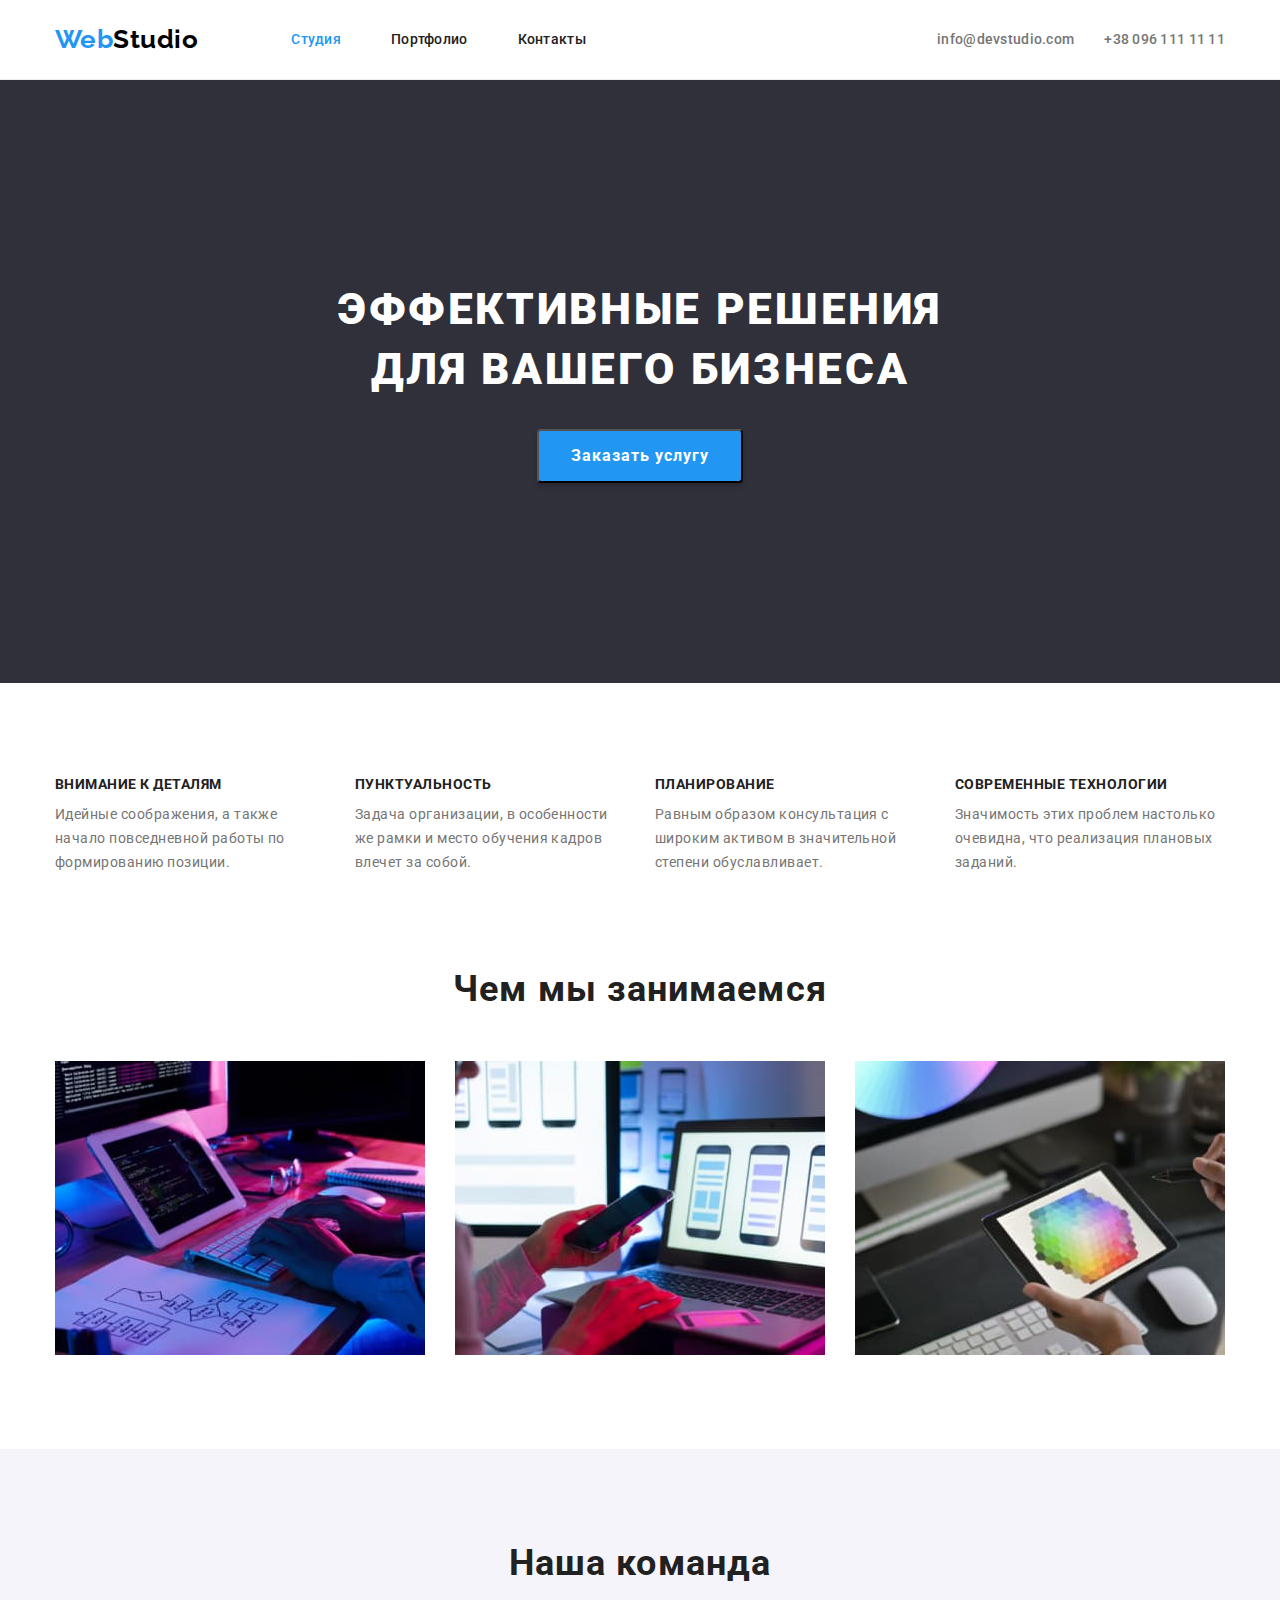
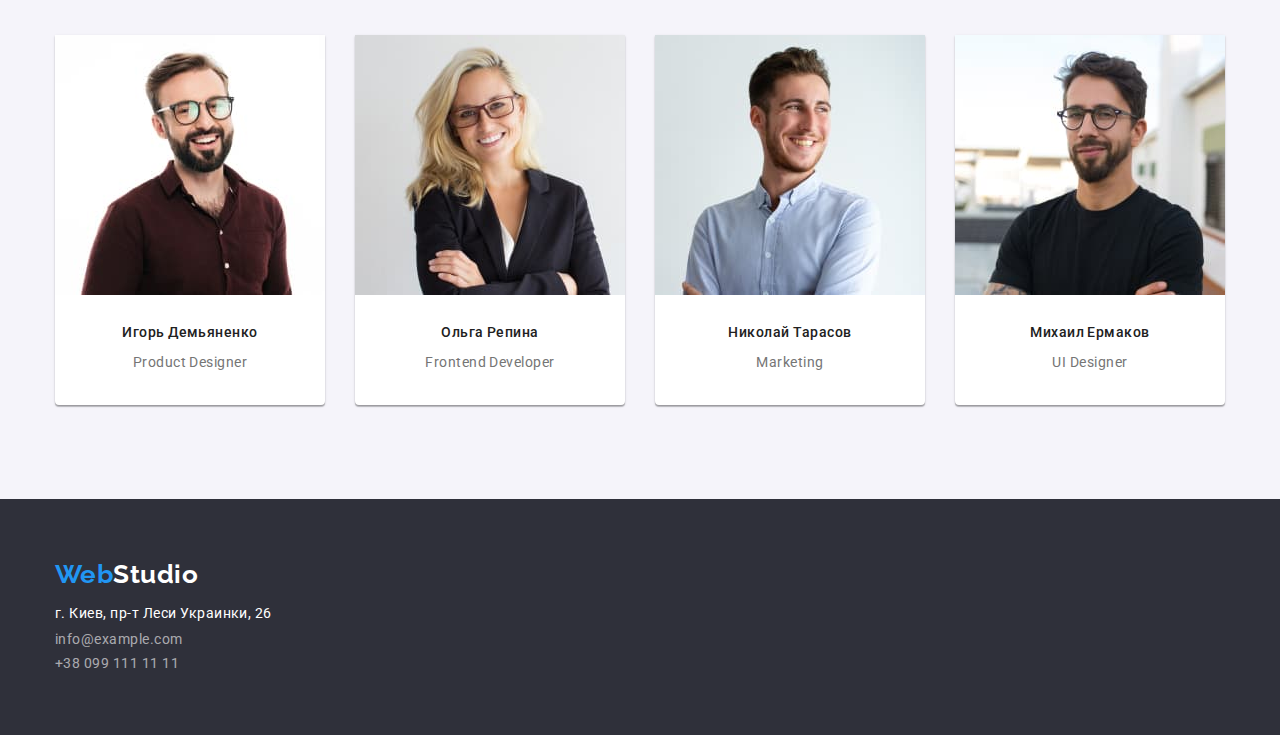
<file: index.html>
<!DOCTYPE html>
<html lang="en">
 <head>
   <meta charset="UTF-8"  />
  <title>Activebox</title>
  <link rel="stylesheet" href="./css/modern-normalize.css">
  <link href="https://fonts.googleapis.com/css2?family=Raleway:wght@700&family=Roboto:wght@400;500;700;900&display=swap" rel="stylesheet">   
  <link rel="stylesheet" href="./css/style.css">
 </head>
 <body>
  <header class="page-header">
    <div class="header-div container-flex">
    <nav class="nav-header">
       <a href="/" class="logo">
         <span class="logo-colorweb">Web</span><span class="logo-studio">Studio</span>
       </a>
       <ul class="site-nav list">
        <li class="li-header"><a href="" class="studio-title-blue">Студия</a></li>
        <li class="li-header"><a href="portfolio.html" class="link">Портфолио</a></li>
        <li class="li-header"><a href="" class="link">Контакты</a></li>
      </ul>
    </nav>
      <ul class="auth-nav list">
        <li class="auth-li">
            <a href="mailto:info@devstudio.com" class="link">
             info@devstudio.com
            </a>
        </li>
        <li class="auth-li">
          <a href="tel:+380961111111" class="link">
              +38 096 111 11 11
          </a>
        </li>
      </ul>
      </div>
    </header>
    <main>
      <section class="hero">
        <div class="container container-flex-hero">
        <h1 class="hero-title">ЭФФЕКТИВНЫЕ РЕШЕНИЯ <br>ДЛЯ ВАШЕГО БИЗНЕСА</h1>
        <button type="button" class="main-button">Заказать услугу</button>
        </div>
      </section>
      <section class="section">
        <div class="feature-box container">
        <ul class="feature-list">
          <li class="feature-li">
            <h3 class="section-titleh3">ВНИМАНИЕ К ДЕТАЛЯМ</h3>
            <p class="text-main">Идейные соображения, а также начало повседневной работы по формированию позиции.</p>
          </li>
          <li class="feature-li">
            <h3 class="section-titleh3">ПУНКТУАЛЬНОСТЬ</h3>
            <p class="text-main">Задача организации, в особенности же рамки и место обучения кадров влечет за собой.</p>
          </li>
          <li class="feature-li">
            <h3 class="section-titleh3">ПЛАНИРОВАНИЕ</h3>
            <p class="text-main">Равным образом консультация с широким активом в значительной степени обуславливает.</p>
          </li>
          <li class="feature-li">
            <h3 class="section-titleh3">СОВРЕМЕННЫЕ ТЕХНОЛОГИИ</h3>
            <p class="text-main">Значимость этих проблем настолько очевидна, что реализация плановых заданий.</p>
          </li>
        </ul>
      </section>
      <section class="section-benefits section ">
        <div class="benefits-box container">
        <h2 class="section-titleh2">Чем мы занимаемся</h2>
        <ul class="content">
          <li class="specialization-list decor">
            <img src="images/imgg.jpg" alt="Чем мы занимаемся" width="370">
          </li>
          <li class="specialization-list decor">
            <img src="images/img1.jpg" alt="Чем мы занимаемся" width="370">
          </li>
          <li class="specialization-list decor">
            <img src="images/img2.jpg" alt="Чем мы занимаемся" width="370">
          </li>
        </ul>
      </div>
      </section>
      <section class="section team">
        <div class="div-team container">
          <h2 class="section-titleh2">Наша команда</h2>
           <ul class="section-ul-team">
          <li class="our-team-list">
            <img src="images/img3.jpg" alt="Игорь Демьяненко" width="270">
            <div class="team-box">
              <h3 class="section-titleh4">Игорь Демьяненко</h3>
              <p class="text-bot">Product Designer</p>
            </div>
          </li>
          <li class="our-team-list">
            <img src="images/img4.jpg" alt="Ольга Репина" width="270">
            <div class="team-box">
              <h3 class="section-titleh4">Ольга Репина</h3>
              <p class="text-bot">Frontend Developer</p>
          </div>
          </li>
          <li class="our-team-list">
           <img src="images/img5.jpg" alt="Николай Тарасов" width="270">
           <div class="team-box">
             <h3 class="section-titleh4">Николай Тарасов</h3>
             <p class="text-bot">Marketing</p>
          </div>
          </li>
          <li class="our-team-list">
            <img src="images/img6.jpg" alt="Михаил Ермаков" width="270">
            <div class="team-box">
              <h3 class="section-titleh4">Михаил Ермаков</h3>
              <p class="text-bot">UI Designer</p>
          </div>
          </li>
        </ul>
        </div>
      </section>
    </main>
    <footer class="footer"> 
      <div class="container footer-flex">
       <a href="/index.html" class="logo"><span class="logo-colorwebfooter">Web</span><span class="logo-studiofooter">Studio</span>
        </a>
      <address class="address">
          <p class="address-p">г. Киев, пр-т Леси Украинки, 26</p>
      <ul class="footer-content list">
      <li>
          <a href="mailto:info@example.com" class="text-footer link">info@example.com</a>
      </li>
      <li>
          <a href="tel:+380991111111" class="text-footer link">+38 099 111 11 11
          </a>
      </li>
    </ul>
  </address>
    </div>
   </footer>
  </body>
 </html>
</file>
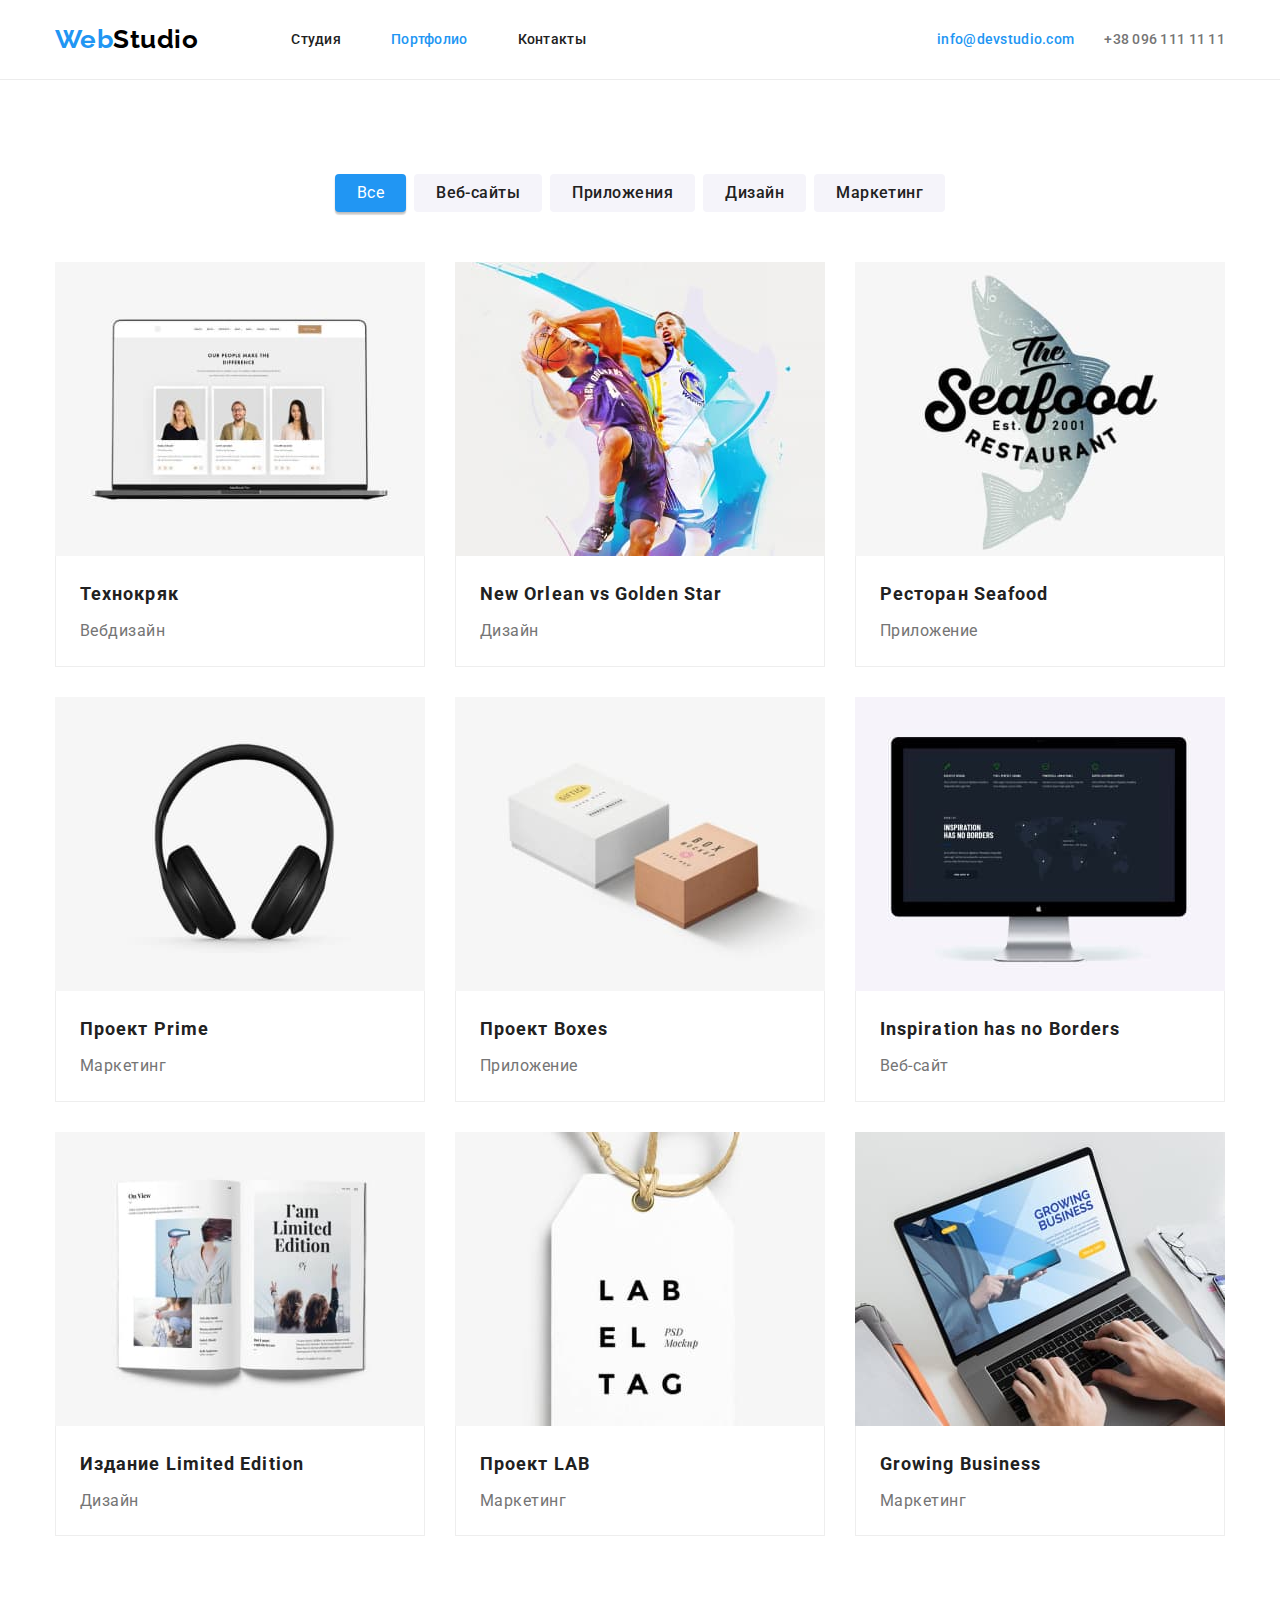
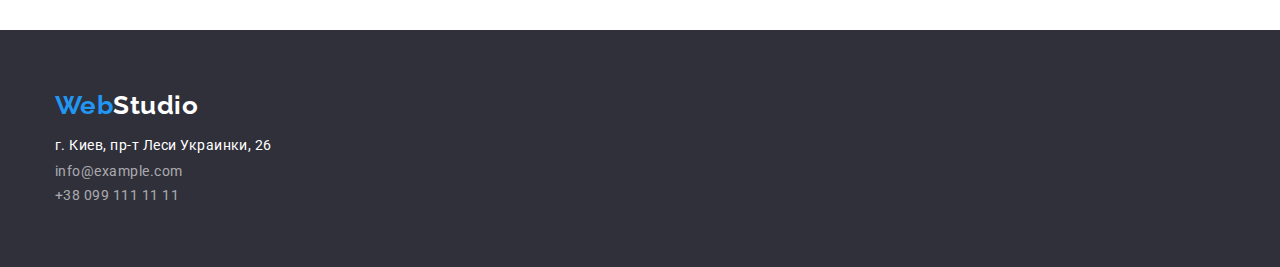
<file: portfolio.html>
<!DOCTYPE html>
  <html lang="en">
   <head>
     <meta charset="UTF-8"  />
    <title>Activebox</title>
    <link rel="stylesheet" href="./css/modern-normalize.css">
    <link href="https://fonts.googleapis.com/css2?family=Raleway:wght@700&family=Roboto:wght@400;500;700;900&display=swap" rel="stylesheet">   
    <link rel="stylesheet" href="./css/style.css">
   </head>
 <body class="body">
  <header class="page-header">
    <div class="header-div container-flex">
    <nav class="nav-header">
       <a href="/" class="logo">
         <span class="logo-colorweb">Web</span><span class="logo-studio">Studio</span>
       </a>
       <ul class="site-nav list">
        <li class="li-header"><a href="index.html" class="link">Студия</a></li>
        <li class="li-header"><a href="portfolio.html" class="studio-title-blue">Портфолио</a></li>
        <li class="li-header"><a href="" class="link">Контакты</a></li>
      </ul>
    </nav>
      <ul class="auth-nav list">
        <li class="auth-li">
            <a href="mailto:info@devstudio.com" class="studio-title-blue">
             info@devstudio.com
            </a>
        </li>
        <li class="auth-li">
          <a href="tel:+380961111111" class="link">
              +38 096 111 11 11
          </a>
        </li>
      </ul>
      </div>
    </header>
<main>
  <section class="section">
    <div class="main container">
      <ul class="portfolio-menu list">
        <li>
        <a href="" class="portfolio-title-vse link">Все</a>
        </li>
        <li>
        <a href="" class="portfolio-title link">Веб-сайты</a>
       </li>
        <li>
        <a href="" class="portfolio-title link">Приложения</a>
        </li>
        <li>
        <a href="" class="portfolio-title link">Дизайн</a>
        </li>
        <li>
        <a href="" class="portfolio-title link">Маркетинг</a>
        </li>
       </ul>
      <ul  class="main-portfolio list">
        <li class="portfolio-unit list">
           <a href=""  class="link">
            <img src="images/img1(2).jpg" alt="" width="370">
            <div class="port">
            <h3 class="portfolio-glav">Технокряк</h3>
            <p class="portfolio-text">Вебдизайн</p>
          </div>
           </a>
        </li>
        <li class="portfolio-unit list">
            <a href=""  class="link">
             <img src="images/img2(2).jpg" alt="" width="370">
             <div class="port">
             <h3 class="portfolio-glav">New Orlean vs Golden Star</h3>
             <p class="portfolio-text">Дизайн</p>
            </div>
            </a>
         </li>
         <li class="portfolio-unit list">
            <a href=""  class="link">
             <img src="images/img3(2).jpg" alt="" width="370">
             <div class="port">
             <h3 class="portfolio-glav">Ресторан Seafood</h3>
             <p class="portfolio-text">Приложение</p>
            </div>
            </a>
         </li>
         <li class="portfolio-unit list">
            <a href=""  class="link">
             <img src="images/img4(2).jpg" alt="" width="370">
             <div class="port">
             <h3 class="portfolio-glav">Проект Prime</h3>
             <p class="portfolio-text">Маркетинг</p>
            </div>
            </a>
         </li>
         <li class="portfolio-unit list">
            <a href=""  class="link">
             <img src="images/img5(2).jpg" alt="" width="370">
             <div class="port">
             <h3 class="portfolio-glav">Проект Boxes</h3>
             <p class="portfolio-text">Приложение</p>
            </div>
            </a>
         </li>
         <li class="portfolio-unit list">
            <a href="" class="link">
             <img src="images/img6(2).jpg" alt="" width="370">
             <div class="port">
             <h3 class="portfolio-glav">Inspiration has no Borders</h3>
             <p class="portfolio-text">Веб-сайт</p>
            </a>
         </li>
         <li class="portfolio-unit list">
            <a href=""  class="link">
             <img src="images/img7(2).jpg" alt="" width="370">
             <div class="port">
             <h3 class="portfolio-glav">Издание Limited Edition</h3>
             <p class="portfolio-text">Дизайн</p>
            </div>
            </a>
         </li>
         <li class="portfolio-unit list">
            <a href=""  class="link">
             <img src="images/img8(2).jpg" alt="" width="370">
             <div class="port">
             <h3 class="portfolio-glav">Проект LAB</h3>
             <p class="portfolio-text">Маркетинг</p>
            </div>
            </a>
         </li>
         <li class="portfolio-unit list">
            <a href=""  class="link">
             <img src="images/img9(2).jpg" alt="" width="370">
             <div class="port">
             <h3 class="portfolio-glav">Growing Business</h3>
             <p class="portfolio-text">Маркетинг</p>
            </div>
            </a>
         </li>
      </ul>
    </div>
</section>
</main>
<footer class="footer"> 
  <div class="container footer-flex">
   <a href="/index.html" class="logo"><span class="logo-colorwebfooter">Web</span><span class="logo-studiofooter">Studio</span>
    </a>
  <address class="address">
      <p class="address-p">г. Киев, пр-т Леси Украинки, 26</p>
  <ul class="footer-content list">
  <li>
      <a href="mailto:info@example.com" class="text-footer link">info@example.com</a>
  </li>
  <li>
      <a href="tel:+380991111111" class="text-footer link">+38 099 111 11 11
      </a>
  </li>
</ul>
</address>
</div>
</footer>
</body>
</html>
</file>
<file: css/style.css>
body {
    background-color: white;
    color: #757575;
    letter-spacing: 0.03em;
    font-family: roboto, sans-serif;
    margin: 0px;
    padding: 0px;
}

h1,
h2,
h3,
h4,
p,
ul {
  margin: 0;
  padding: 0;
}


.container-flex {
    display: flex;
    justify-content: space-between;
    align-items: center;
}

.container {
    width: 1200px;
    padding: 0 15px 0 15px;
    margin: 0 auto;
  }

img
{
    display: block;
}

.list {
    list-style: none;
}

.decor{
     list-style-type: none;
}

.link {
    text-decoration: none;
}

.section {
    padding: 94px 0;
  }

.text-footer {
   color: rgba(255, 255, 255, 0.6)
}

.page-header {
    border-bottom: 1px solid #ECECEC;
}

.header-div {
        width: 1200px;
        margin: 0 auto;
        padding-left: 15px;
        padding-right: 15px;
}

.nav-header {
  display: flex;
  align-items: center;
}

.logo {
    line-height: 1.19;
    font-size: 26px;
    text-decoration: none;
    margin-right: 93px;
}

.logo-colorweb {
    font-family: raleway;
    color: #2196f3;
    font-weight: 700;
}

.logo-studio{
    font-family: raleway;
    color: black;
    font-weight: 700;
}

.site-nav {
    display: flex;
    align-items: center;
}

.li-header {
  display: flex;
  align-items: center ;
}

.li-header:last-child {
    margin-right: 0px;
}

.li-header a {
      display: block;
    padding-top: 32px;
    padding-bottom: 32px;
}

.li-header {

    margin-right: 50px;
}

.site-nav .link {
    color: #212121;
    font-weight: 500;
    font-size: 14px;
    line-height: 1.06;
    letter-spacing: 0.02em;
}


.site-nav .link:hover {
    color: #2196F3;
}

.site-nav .link:focus {
    color: #2196F3;
}

.auth-nav {
  display: flex;
  margin-left: auto;
  align-items: center;
}

.auth-li:not(:last-child) {
  margin-right: 30px;;
}

.auth-nav .link {
    color: #757575;
    font-weight: 500;
    font-size: 14px;
    line-height: 1.06;
    letter-spacing: 0.02em;
}

.auth-nav .link:hover {
    color: #2196F3;
}

.auth-nav .link:active {
    color: #2196F3;
}

.auth-nav .link:focus {
    color: #2196F3;
}

.container-flex-hero {
    box-sizing: border-box;
}

.hero {
   text-align: center;
   padding-top: 200px;
   padding-bottom: 200px;
   background: #2f303A;
 }

.hero-title {
    margin-bottom: 30px;
    text-transform: uppercase;
    font-weight: 900;
    color: white;
    font-size: 44px;
    line-height: 1.36;
    letter-spacing: 0.06em;
}

.main-button {
    padding: 10px 32px;
    background: #2196f3;
    color: white;
    font-size: 16px;
    line-height: 1.87;
    font-weight: 700;
    letter-spacing: 0.06em;
    text-align: center;
    box-shadow: 0px 4px 4px rgba(0, 0, 0, 0.15);
    border-radius: 4px;
}

.main-button:hover {
    background: #188ce8;
}

.main-buttom:focus {
   background: #188ce8;
}

  .container {
    width: 1200px;
    margin: 0 auto;
    padding-left: 15px;
    padding-right: 15px;
  }

  .content {
    margin-top: 50px;
    display: flex;
  }

  .section-ul-photo {
    flex-wrap: wrap;
    justify-content: space-between;
  }
  
.feature-list {
    display: flex;
    margin: 0px;
    padding: 0px;
}

.feature-li {
    width: 270px;
    margin-left: 30px;
}

.feature-box > .feature-list > li:first-child {
    margin-left: 0px;
  }


.section-benefits {
    padding-bottom: 94px;
    padding-top: 0;
}

.section-titleh2 {
    color: #212121;
    font-weight: bold;
    font-size: 36px;
    line-height: 1.16;
    text-align: center;
    letter-spacing: 0.03em;
}

.benefits-box > .content > li:first-child {
    margin-left: 0px;
  }


.listofbebefits + .listofbebefits {
    margin-left: 65px;
  }
  
  /* -----------------specialization------------------- */
.specialization {
    padding-top: 0;
  }
  .specialization-list {
    display: flex;
    margin-left: 30px;
  }

  .container {
    width: 1200px;
    margin: 0 auto;
    padding-left: 15px;
    padding-right: 15px;
  }

.content {
    text-align: center;
    list-style-type: none;
}

.section-titleh3 {
    color: #212121;
    font-weight: 700;
    font-size: 14px;
    line-height: 1.14;
    text-transform: uppercase;
    margin-bottom: 10px;
}


.our-team {
    list-style-type: none;
    display: inline-block;
    flex-wrap: nowrap;
    text-align: center;
}


.our-team-list {
    background: #ffffff;
    box-shadow: 0px 1px 3px rgba(0, 0, 0, 0.12), 0px 1px 1px rgba(0, 0, 0, 0.14),
      0px 2px 1px rgba(0, 0, 0, 0.2);
    border-radius: 0px 0px 4px 4px;
  }

  .div-team > .section-ul-team > li:first-child {
    margin-left: 0px;
  }

.team-box {
    padding-top: 30px;
    padding-bottom: 30px;
}

.our-team-list {
   flex-wrap: wrap;
   margin-left: 30px;
}


.section-ul-team {
    display: flex;
    margin-top: 50px;
}

  .container {
    width: 1200px;
    margin: 0 auto;
    padding-left: 15px;
    padding-right: 15px;
  }

.section-titleh4 {
   margin-bottom: 10px;
     color: #212121;
    font-weight: 500;
    font-size: 14px;
    line-height: 1.14;
    text-align: center;
}

.text-main {
    margin-top: 0 px;
    font-size: 14px;
    line-height: 1.71;
}

.text-bot {
    margin-top: 0 px;
    font-size: 14px;
    line-height: 1.71;
    text-align: center;
}
.footer {
    background: #2F303A;
    font-size: 14px;
    line-height: 24px;
    padding-top: 60px;
    padding-bottom: 60px;
}

.footer-content {
    color: #fff = 60%;
}

.address {
    margin-top: 20px;;
    font-style: normal;
}

.address-p {
    color: white;
    font-size: 14px;
    line-height: 0.58;
}

.footer-content {
    margin-top: 9px;
}

.text-footer:hover {
    color: white;
    font-size: 14px;
    line-height: 0.58;
}

.logo-colorwebfooter {
    color:  #2196f3;
}

.footer-flex {
    display: flex;
    flex-direction: column;
  }

.logo-studiofooter {
    color: white;
    font-weight: bold;
}

.footer-div {
    margin-left: 215px;
}

.footer {
    background-color: #2f303a;
    padding: 60px 0;
  }

.portfolio-title {
   display: inline-block;
   padding: 6px 22px;
   font-weight: 500;
   font-size: 16px;
   line-height: 1.62;
   color: #212121;
   background: #F5F4FA;
   border-radius: 4px;
}

.portfolio-title-vse {   
    display: inline-block; 
    color: #ffff;
    background: #2196F3;
    box-shadow: 0px 3px 1px rgba(0, 0, 0, 0.1), 0px 1px 2px rgba(0, 0, 0, 0.08), 0px 2px 2px rgba(0, 0, 0, 0.12);
    border-radius: 4px;
    padding: 6px 22px;
    line-height: 1.62;
}

.portfolio-menu {
    display: flex;
    justify-content: center;
}

.portfolio-menu li{
    margin-left: 8px;
    display: inline-block;
}

 .studio-title-blue {
    text-decoration: none;
    color: #2196F3;
    font-weight: 500;
    font-size: 14px;
    line-height: 1.06;
    letter-spacing: 0.02em;
 }
.portfolio-title:hover {
    color: #ffff;
    background: #2196F3;
    box-shadow: 0px 3px 1px rgba(0, 0, 0, 0.1), 0px 1px 2px rgba(0, 0, 0, 0.08), 0px 2px 2px rgba(0, 0, 0, 0.12);
    border-radius: 4px;
}

.portfolio-glav {
    margin-bottom: 4px;
    text-align: left;
    font-weight: 700;
    font-size: 18px;
    line-height: 2;
    letter-spacing: 0.06em;
    color: #212121;
}

.portfolio-text {
    text-align: left;
    font-size: 16px;
    line-height: 1.87;
    letter-spacing: 0.03em;
    color: #757575
}

.logo-colorwebfooter {
     font-family: raleway;
     color: #2196f3;
     font-weight: 700;
}

.logo-studiofooter {
    font-family: raleway;
    color: white;
    font-weight: 700;
}

.team {
    background: #F5F4FA;
}

.main-portfolio {
    margin-top: 50px;
    display: flex;
    flex-wrap: wrap;
    margin-left: -30px;
    margin-bottom: -30px;
}

.portfolio-unit {
   flex-basis: calc(100% / 3 - 30px);
   margin-left: 30px;
   margin-bottom: 30px;
}

.portfolio-menu li:first-child {
   margin-left: 0px;
}

.portfolio-unit li :nth-child(3n + 1) {
    margin-left: 0px;
  }
  
.portfolio-unit li :nth-last-child(-n + 3) {
    margin-bottom: 0px;
  }

.port {
    border-right: 1px solid #eeeeee;
    border-bottom: 1px solid #eeeeee;
    border-left: 1px solid #eeeeee;
    padding: 20px 24px;
}
</file>
